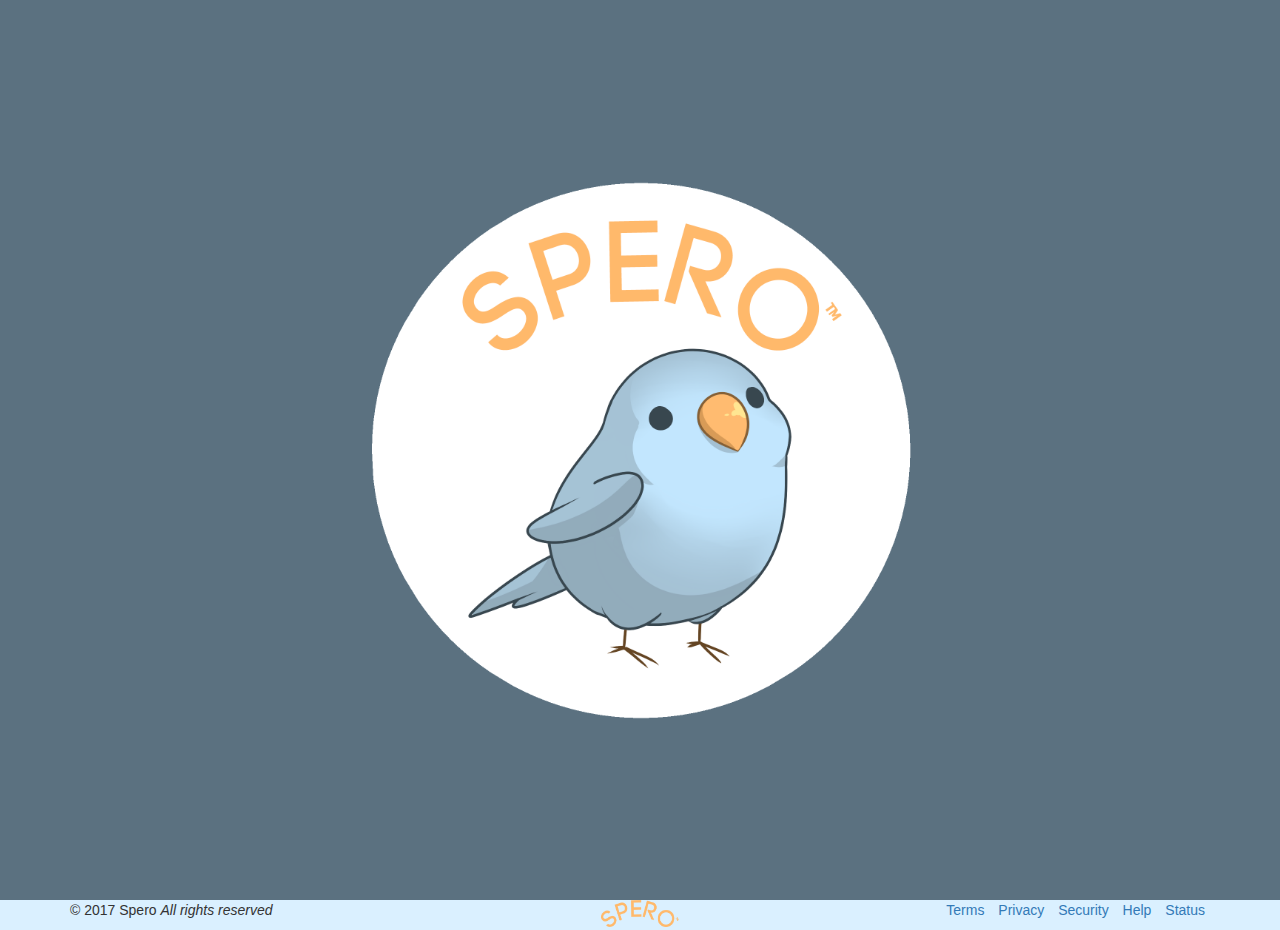
<file: index.html>
<html>
	<head>
		<meta charset="utf-8">
		<meta name="viewport" content="width=device-width, initial-scale=1">
		<script src="js/jquery-3.2.1.min.js"></script>
		<script src="js/bootstrap.min.js"></script>
		<script src="js/w3.js"></script>
		<link rel="stylesheet" href="css/bootstrap.min.css">
		<link rel="stylesheet" href="css/navbar.css">
		<link rel="stylesheet" href="css/styles.css">
		<link rel="stylesheet" href="css/bubble.css">

	</head>
	<body class="pale">	
		<div class="fullscreen">
			<div class="container">
				<div class="row vertical-center">
					<div class="col-xs-6 col-xs-offset-3">
						<img class="logo" src="img/spero.png">
					</div>
				</div>
			</div>
		</div>
		<div class="container">
			<div class="row vertical-center">
				<div class="col-sm-8 col-sm-offset-2 col-xs-8 col-xs-offset-2" align="center">
					<div class="col-sm-12">
						<img class="title" src="img/speroword.png">
					</div>
					<div class="col-sm-4 hidden-xs">
						<img class="login" src="img/bird.png" >
					</div>
					<div class="col-sm-6 col-sm-offset-2 col-xs-12">
						<div class="form-group">
							<input type="text" class="form-control" placeholder="Username">
							<br>
							<input type="password" class="form-control" placeholder="Password">
							<br>
							<button class="btn form-control" onclick="fadeOut(1)">Login</button>
							<br><br><br><br><br><br>
							<a href="#">Sign Up?</a>
						</div>
					</div>
				</div>
			</div>
			<div w3-include-html="include/footer.html" class="row footer"></div>
		</div>
		
	</body>
</html>
<script>
	window.setTimeout(function(){
		$(".fullscreen").fadeOut(2000,function(){ 
		});	
	},2000);

	function fadeOut(x){
		$(".fullscreen").fadeIn(2000,function(){
			window.setTimeout(function(){
				switch(x){
					case 1: window.location = "home.html";break;
				}	
			},500);
		});
	}
</script>
<script> w3.includeHTML(); </script>
</file>
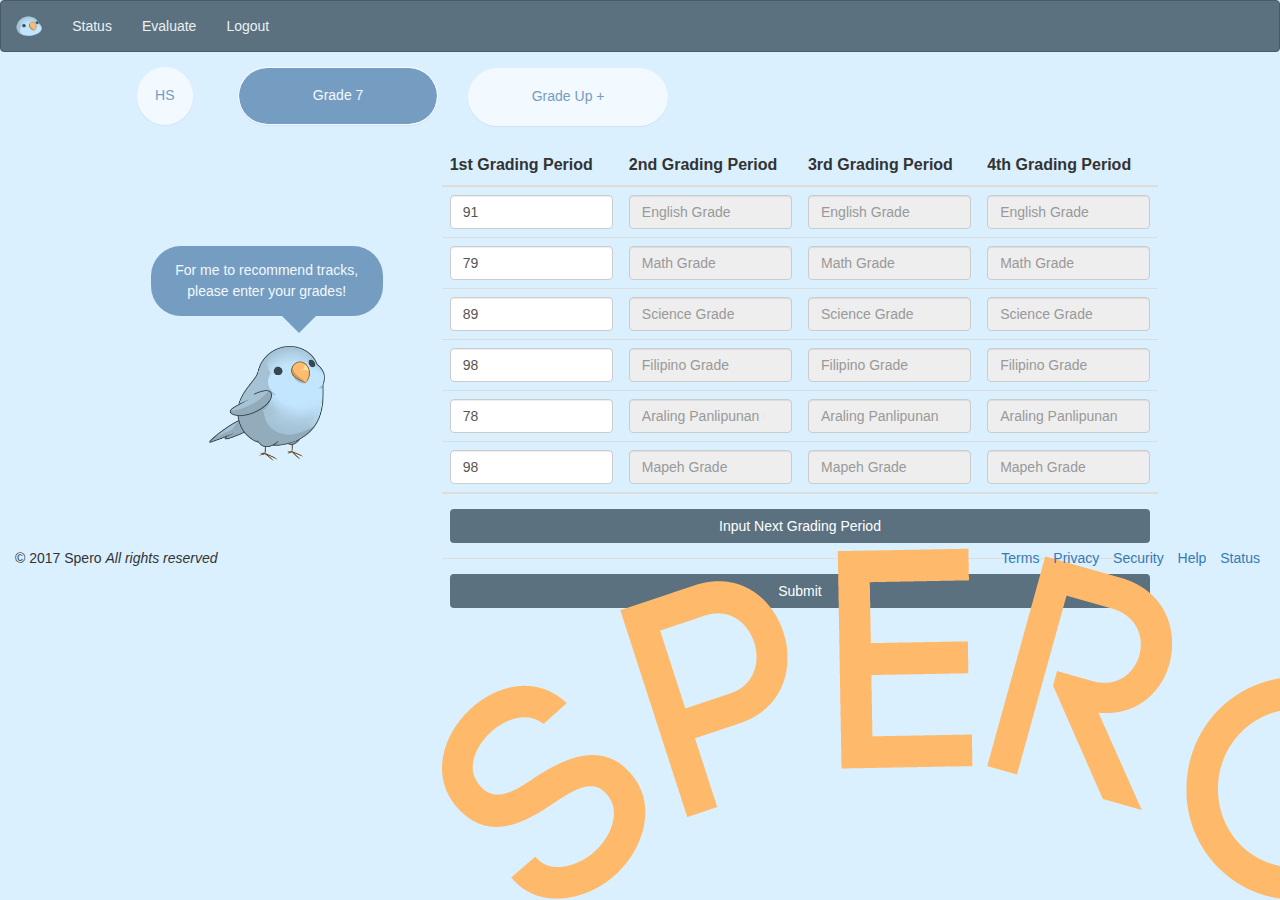
<file: grades.html>
<html>
	<head>
		<meta charset="utf-8">
		<meta name="viewport" content="width=device-width, initial-scale=1">
		<script src="js/jquery-3.2.1.min.js"></script>
		<script src="js/bootstrap.min.js"></script>
		<script src="js/w3.js"></script>
		<script src="js/main.js"></script>
		<script src="js/grades.js"></script>
		<link rel="stylesheet" href="css/bootstrap.min.css">
		<link rel="stylesheet" href="css/navbar.css">
		<link rel="stylesheet" href="css/styles.css">
		<link rel="stylesheet" href="css/bubble.css">
	</head>
	<body class="pale">	
		<header w3-include-html="include/navbar.html"></header>
		<article>
		<div class="container-fluid">
			<div class="row">
				<div class="col-xs-12 col-md-10 col-md-offset-1 text-center">
					<div class="col-xs-12 col-md-1 text-center">
						<div class="panel panelRound gradeLevels" id ="hsLevel">
					 		<div class="panel-heading text-center panelRound">
					 			<h5>
					 				<span class="hidden-xs">HS</span>
					 				<span class="hidden-sm hidden-md hidden-lg">HighSchool</span>
					 			</h5>
					 		</div>
					 	</div>
					 	<div class="panel panelRound gradeLevels" id ="eLevel">
					 		<div class="panel-heading text-center panelRound">
					 			<h5>
					 				<span class="hidden-xs">E</span>
					 				<span class="hidden-sm hidden-md hidden-lg">Elementary</span>
					 			</h5>
					 		</div>
					 	</div>
					</div>
					<div class="col-xs-12 col-md-11 text-center">
						<div class="col-xs-4 col-md-2 text-center eGrade gradeLevel">
							<div class="panel panelRound" id="grade1">
						 		<div class="panel-heading text-center panelRound">
						 			<h5>Grade 1</h5>
						 		</div>
						 	</div>
						</div>
						<div class="col-xs-4 col-md-2 text-center eGrade gradeLevel">
							<div class="panel panelRound" id="grade2">
						 		<div class="panel-heading text-center panelRound">
						 			<h5>Grade 2</h5>
						 		</div>
						 	</div>
						</div>
						<div class="col-xs-4 col-md-2 text-center eGrade gradeLevel">
							<div class="panel panelRound" id="grade3">
						 		<div class="panel-heading text-center panelRound">
						 			<h5>Grade 3</h5>
						 		</div>
						 	</div>
						</div>
						<div class="col-xs-4 col-md-2 text-center eGrade gradeLevel">
							<div class="panel panelRound" id="grade4">
						 		<div class="panel-heading text-center panelRound">
						 			<h5>Grade 4</h5>
						 		</div>
						 	</div>
						</div>
						<div class="col-xs-4 col-md-2 text-center eGrade gradeLevel">
							<div class="panel panelRound" id="grade5">
						 		<div class="panel-heading text-center panelRound">
						 			<h5>Grade 5</h5>
						 		</div>
						 	</div>
						</div>
						<div class="col-xs-4 col-md-2 text-center eGrade gradeLevel">
							<div class="panel panelRound" id="grade6">
						 		<div class="panel-heading text-center panelRound">
						 			<h5>Grade 6</h5>
						 		</div>
						 	</div>
						</div>
						<div class="col-xs-4 col-md-2 text-center eGrade gradeLevel gradeUp">
							<div class="panel panelRound" id="eGradeUp">
						 		<div class="panel-heading text-center panelRound">
						 			<h5>Grade Up +</h5>
						 		</div>
						 	</div>
						</div>
						<div class="col-xs-6 col-md-3 text-center hsGrade gradeLevel">
							<div class="panel panelRound" id="grade7">
						 		<div class="panel-heading text-center panelRound">
						 			<h5>Grade 7</h5>
						 		</div>
						 	</div>
						</div>
						<div class="col-xs-6 col-md-3 text-center hsGrade gradeLevel">
							<div class="panel panelRound" id="grade8">
						 		<div class="panel-heading text-center panelRound">
						 			<h5>Grade 8</h5>
						 		</div>
						 	</div>
						</div>
						<div class="col-xs-6 col-md-3 text-center hsGrade gradeLevel">
							<div class="panel panelRound" id="grade9">
						 		<div class="panel-heading text-center panelRound">
						 			<h5>Grade 9</h5>
						 		</div>
						 	</div>
						</div>
						<div class="col-xs-6 col-md-3 text-center hsGrade gradeLevel">	
							<div class="panel panelRound" id="grade10">
						 		<div class="panel-heading text-center">
						 			<h5>Grade 10</h5>
						 		</div>
						 	</div>
						</div>
						<div class="col-xs-6 col-md-3 text-center hsGrade gradeLevel gradeUp">	
							<div class="panel panelRound" id="hsGradeUp">
						 		<div class="panel-heading text-center">
						 			<h5>Grade Up +</h5>
						 		</div>
						 	</div>
						</div>
					</div>
				</div>
			</div>
			<div class="row">
				<div class="col-xs-12 col-md-3 col-md-offset-1 " align="center">
					<div class="hidden-sm hidden-xs"><br><br><br><br><br></div>
				 	<div class="talk-bubble round tri-right left-top-bot">
						<div class="talktext">
							For me to recommend tracks, please enter your grades!
				 		</div>
				 	</div>
				 	<img class="title marginTop hidden-xs hidden-sm" src="img/bird.png" >
				</div>
				<div class="col-xs-12 col-md-7">
					<table class="table tblGrades">
						<thead>
							<tr>
								<th>1st <span class="hidden-xs">Grading Period</span></th>
								<th>2nd <span class="hidden-xs">Grading Period</span></th>
								<th>3rd <span class="hidden-xs">Grading Period</span></th>
								<th>4th <span class="hidden-xs">Grading Period</span></th>
							</tr>
						</thead>
						<tbody id="tblBody">
							<tr>
								<td>
									<input type="number" placeholder="English Grade" class="form-control">
								</td>
								<td>
									<input type="number" placeholder="English Grade" class="form-control">
								</td>
								<td>
									<input type="number" placeholder="English Grade" class="form-control">
								</td>
								<td>
									<input type="number" placeholder="English Grade" class="form-control">
								</td>
							</tr>
							<tr>
								<td>
									<input type="number" placeholder="Math Grade" class="form-control">
								</td>
								<td>
									<input type="number" placeholder="Math Grade" class="form-control">
								</td>
								<td>
									<input type="number" placeholder="Math Grade" class="form-control">
								</td>
								<td>
									<input type="number" placeholder="Math Grade" class="form-control">
								</td>
							</tr>
							<tr>
								<td>
									<input type="number" placeholder="Science Grade" class="form-control">
								</td>
								<td>
									<input type="number" placeholder="Science Grade" class="form-control">
								</td>
								<td>
									<input type="number" placeholder="Science Grade" class="form-control">
								</td>
								<td>
									<input type="number" placeholder="Science Grade" class="form-control">
								</td>
							</tr>
							<tr>
								<td>
									<input type="number" placeholder="Filipino Grade" class="form-control">
								</td>
								<td>
									<input type="number" placeholder="Filipino Grade" class="form-control">
								</td>
								<td>
									<input type="number" placeholder="Filipino Grade" class="form-control">
								</td>
								<td>
									<input type="number" placeholder="Filipino Grade" class="form-control">
								</td>
							</tr>
							<tr>
								<td>
									<input type="number" placeholder="Araling Panlipunan Grade" class="form-control">
								</td>
								<td>
									<input type="number" placeholder="Araling Panlipunan Grade" class="form-control">
								</td>
								<td>
									<input type="number" placeholder="Araling Panlipunan Grade" class="form-control">
								</td>
								<td>
									<input type="number" placeholder="Araling Panlipunan Grade" class="form-control">
								</td>
							</tr>
							<tr>
								<td>
									<input type="number" placeholder="Mapeh Grade" class="form-control">
								</td>
								<td>
									<input type="number" placeholder="Mapeh Grade" class="form-control">
								</td>
								<td>
									<input type="number" placeholder="Mapeh Grade" class="form-control">
								</td>
								<td>
									<input type="number" placeholder="Mapeh Grade" class="form-control">
								</td>
							</tr>
						</tbody>
							<tr>
								<td colspan="4">
									<button class="btn" onclick="confirmGreyOut()" type="button">Input Next Grading Period</span></button>
								</td>
							</tr>
							<tr>
								<td colspan="4">
									<a href="questions.html"><button class="btn" type="button">Submit</span></button></a>
								</td>
							</tr>
					</table>
						<!-- <input type="number" placeholder="English Grade" class="form-control"> -->
					
				</div>
			</div>
			<div class="row">
				
			</div>
		</div>
		</article>
		<footer w3-include-html="include/footer.html"></footer>
	</body>
</html>

<!-- 
English
Math
Science
Reed
Filipino
MAPeH
Aral Pan
Computer -->
</file>
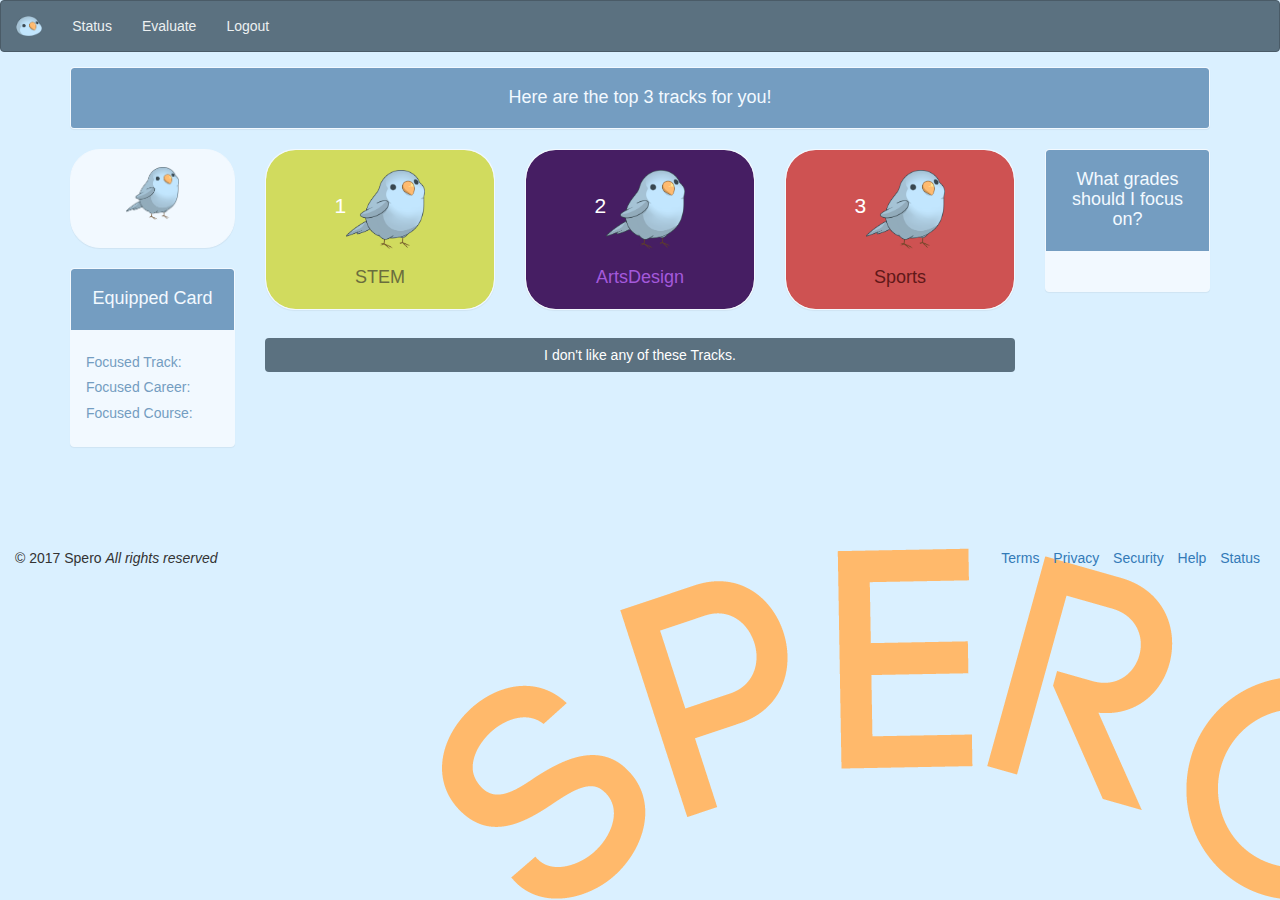
<file: home.html>
<html>
	<head>
		<meta charset="utf-8">
		<meta name="viewport" content="width=device-width, initial-scale=1">
		<script src="js/jquery-3.2.1.min.js"></script>
		<script src="js/bootstrap.min.js"></script>
		<script src="js/w3.js"></script>
		<script src="js/main.js"></script>
		<script src="js/home.js"></script>
		<link rel="stylesheet" href="css/bootstrap.min.css">
		<link rel="stylesheet" href="css/navbar.css">
		<link rel="stylesheet" href="css/styles.css">
		<link rel="stylesheet" href="css/bubble.css">
	</head>
	<body class="pale">	
		<header w3-include-html="include/navbar.html"></header>
		<article>
		<div class="container">
			<div class="row hidden-xs">
				<div class="col-sm-12 text-center ">
					<div class="panel">
				 		<div class="panel-heading text-center panel-heading-color">
				 			<h4>Here are the top 3 tracks for you!</h4>
				 		</div>
				 	</div>
				</div>
			</div>
			<div class="row">
				<div class="col-xs-12 col-sm-2">
					<div class="panel panelRound" id="panelFocus">
				 		<div class="panel-heading text-center">
				 			<img class="titleEquipped margins" src="img/bird.png" ><br>
				 			<h4 class="focusTrack">Sports</h4>
				 		</div>
				 	</div>
					<div class="panel">
				 		<div class="panel-heading text-center panel-heading-color">
				 			<h4>Equipped Card</h4>
				 		</div>
				 		<div class="panel-body">
				 			<h5>Focused Track: <span class="focus focusTrack"></span></h5>
				 			<h5>Focused Career: <span class="focus" id="focusCareer"></span></h5>
				 			<h5>Focused Course: <span class="focus" id="focusCourse"></span></h5>
				 		</div>
				 	</div>
				</div>
				<div class="row hidden-sm hidden-md hidden-lg">
					<div class="col-sm-12 text-center ">
						<div class="panel">
					 		<div class="panel-heading text-center panel-heading-color">
					 			<h4>Here are the top 3 tracks for you!</h4>
					 		</div>
					 	</div>
					</div>
				</div>
				<div class="col-xs-12 col-sm-8">
					<div class="row">
						<div class="col-xs-4 col-sm-4">
						 	<div class="panel panelRound panelTrack ">
						 		<div class="panel-heading text-center">
						 			<span class="rank">1</span><img class="title margins" src="img/bird.png" ><br>
						 			<h4></h4>
						 		</div>
						 	</div>
						</div>
						<div class="col-xs-4 col-sm-4">
						 	<div class="panel panelRound panelTrack">
						 		<div class="panel-heading text-center">
						 			<span class="rank">2</span><img class="title margins" src="img/bird.png" ><br>
						 			<h4 ></h4>
						 		</div>
						 	</div>
						</div>
						<div class="col-xs-4 col-sm-4">
						 	<div class="panel panelRound panelTrack">
						 		<div class="panel-heading text-center">
						 			<span class="rank">3</span><img class="title margins" src="img/bird.png" ><br>
						 			<h4></h4>
						 		</div>
						 	</div>
						</div>
						<div class="col-xs-4 col-sm-4 otherTracks">
						 	<div class="panel panelRound panelTrack ">
						 		<div class="panel-heading text-center">
						 			<span class="rank">4</span><img class="title margins" src="img/bird.png" ><br>
						 			<h4></h4>
						 		</div>
						 	</div>
						</div>
						<div class="col-xs-4 col-sm-4 otherTracks">
						 	<div class="panel panelRound panelTrack">
						 		<div class="panel-heading text-center">
						 			<span class="rank">5</span><img class="title margins" src="img/bird.png" ><br>
						 			<h4 ></h4>
						 		</div>
						 	</div>
						</div>
						<div class="col-xs-4 col-sm-4 otherTracks">
						 	<div class="panel panelRound panelTrack">
						 		<div class="panel-heading text-center">
						 			<span class="rank">6</span><img class="title margins" src="img/bird.png" ><br>
						 			<h4></h4>
						 		</div>
						 	</div>
						</div>
					</div>
					<div id="careerscourses">
						<div class="row" id="careersrow">
							<div class="col-xs-4 col-sm-4">
							 	<div class="panel panelRound panelCareers">
							 		<div class="panel-heading text-center">
							 			<span class="rank">1</span><img class="titlesub margins" src="img/bird.png" ><br>
							 			<h5></h5>
							 		</div>
							 	</div>
							</div>
							<div class="col-xs-4 col-sm-4">
							 	<div class="panel panelRound panelCareers">
							 		<div class="panel-heading text-center">
							 			<span class="rank">2</span><img class="titlesub margins" src="img/bird.png" ><br>
							 			<h5></h5>
							 		</div>
							 	</div>
							</div>
							<div class="col-xs-4 col-sm-4">
							 	<div class="panel panelRound panelCareers">
							 		<div class="panel-heading text-center">
							 			<span class="rank">3</span><img class="titlesub margins" src="img/bird.png" ><br>
							 			<h5></h5>
							 		</div>
							 	</div>
							</div>
						</div>
						<div id="delayrow">
							<div class="row" id="coursesrow">	
								<div class="col-xs-4 col-sm-4">
								 	<div class="panel panelRound panelCourses">
								 		<div class="panel-heading">
								 			<h6></h6>
									 		<span class="desc"></span>
								 		</div>
								 	</div>
								</div>
								<div class="col-xs-4 col-sm-4">
								 	<div class="panel panelRound panelCourses">
								 		<div class="panel-heading">
								 			<h6></h6>
									 		<span class="desc"></span>
								 		</div>
								 	</div>
								</div>
								<div class="col-xs-4 col-sm-4">
								 	<div class="panel panelRound panelCourses">
								 		<div class="panel-heading">
								 			<h6></h6>
									 		<span class="desc"></span>
								 		</div>
								 	</div>
								</div>
							</div>
						</div>
					</div>
					<div class="row">
						<div class="col-xs-12 col-sm-12" id="dontLikeTrack">
							<button class="btn" onclick="showOtherTracks()">I don't like any of these <span id="dontLike">Tracks</span>.</button>
						</div>
					</div>
				</div>
				<div class="col-xs-12 col-sm-2">
					<div class="panel">
				 		<div class="panel-heading text-center panel-heading-color">
				 			<h4>What grades should I focus on?</h4>
				 		</div>
				 		<div class="panel-body ">
				 			<h5><span class="focus gradesFocus"></span></h5>
				 			<h5><span class="focus gradesFocus"></span></h5>
				 		</div>
				 	</div>
				</div>
			</div>
		</div>
		</article>
		<footer w3-include-html="include/footer.html"></footer>


		<!-- Modal -->
		<div id="myModal" class="modal fade" role="dialog">
			<div class="modal-dialog">

		    <!-- Modal content-->
		    	<div class="modal-content">
		      		<div class="modal-header panel-heading-color">
		        		<button type="button" class="close" data-dismiss="modal">&times;</button>
		        		<h4 class="modal-title">Set Focus </h4>
		      		</div>
		      		<div class="modal-body">
	      				<div class="row">
	      					<div class="col-sm-6 text-center">
	      						<img class="titleEquipped" src="img/bird.png">
	      					</div>
	      					<div class="col-sm-6">
	      						<p>Are you sure you want to set your focus to <span class="focus" id="setCourse"></span> under the career <span class="focus" id="setCareer"></span>? <br><br>This will set your track to <span class="focus" id="setTrack"></span>.</p>
	      					</div>
	      				</div>
		      		</div>
		      		<div class="modal-footer">
		      			<div class="row">
		      				<div class="col-xs-6 col-sm-4">
		      					<button type="button" class="btn" data-dismiss="modal" onclick="setFocusModal()">Yes!</button>
		      				</div>
		      				<div class="col-xs-6 col-sm-4 col-sm-offset-4">
		      					<button type="button" class="btn" data-dismiss="modal">No</button>
		      				</div>
		      			</div>
		      		</div>
		    	</div>

		  	</div>
		</div>

	</body>
</html>
</file>
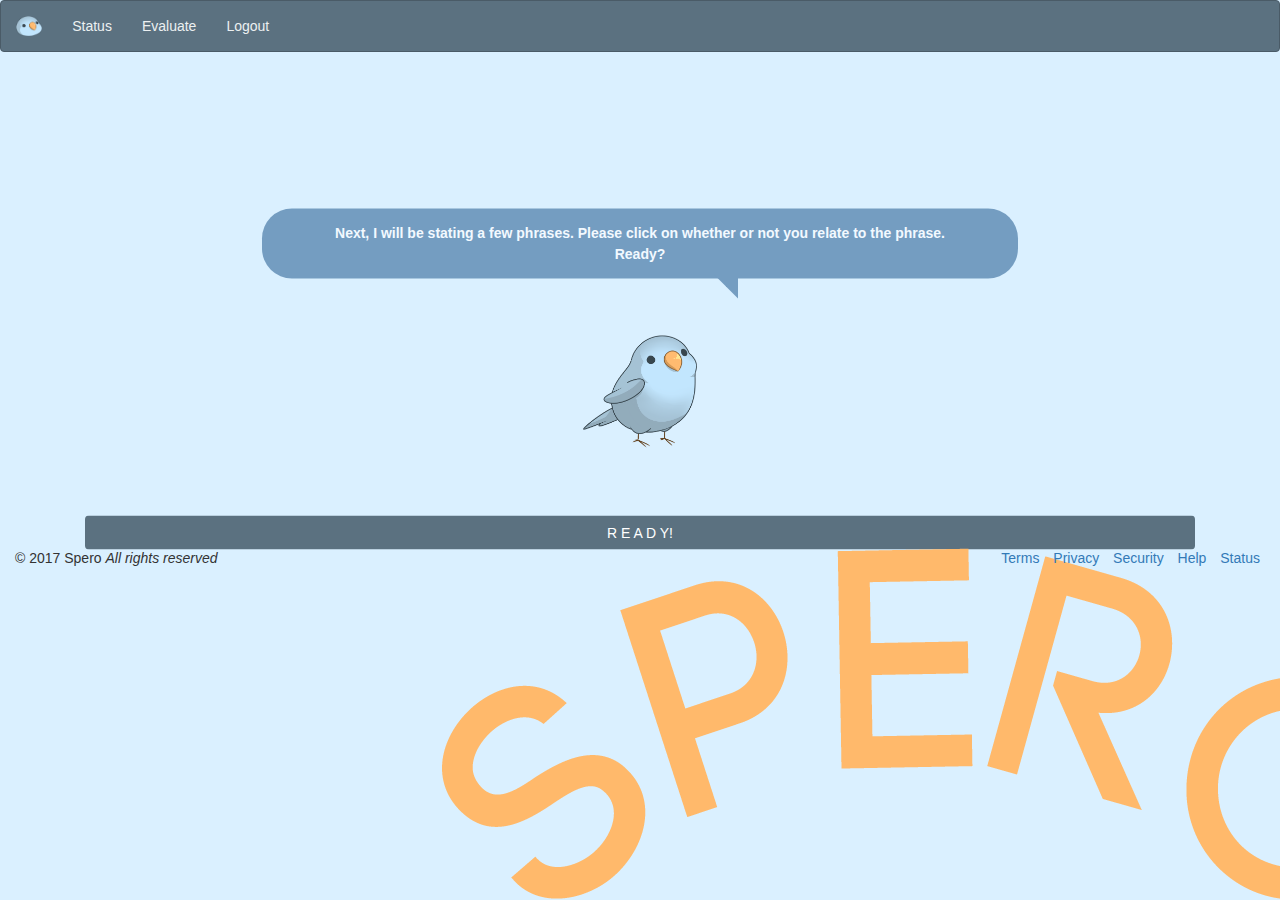
<file: questions.html>
<html>
	<head>
		<meta charset="utf-8">
		<meta name="viewport" content="width=device-width, initial-scale=1">
		<script src="js/jquery-3.2.1.min.js"></script>
		<script src="js/bootstrap.min.js"></script>
		<script src="js/w3.js"></script>
		<script src="js/main.js"></script>
		<script src="js/questions.js"></script>
		<link rel="stylesheet" href="css/bootstrap.min.css">
		<link rel="stylesheet" href="css/navbar.css">
		<link rel="stylesheet" href="css/styles.css">
		<link rel="stylesheet" href="css/bubble.css">
	</head>
	<body class="pale">	
		<header w3-include-html="include/navbar.html"></header>
		<article>
		<div class="container centerscreen">
			<div class="row">
				<div class="col-xs-12 col-sm-10 col-sm-offset-1" align="center">
					<div class="talk-bubble round tri-right btm-in">
						<div class="talktext">
							<b>Next, I will be stating a few phrases. Please click on whether or not you relate to the phrase. <br>Ready?</b>
				 		</div>
				 	</div>
				</div>
			</div>
			<div class="margins hidden-sm hidden-md hidden-lg">
			</div>
			<div class="row">
				<div class="col-xs-12 col-sm-12 text-center hidden-xs">
				 	<img class="spero margins" src="img/bird.png" >
				</div>
			</div>
			<div class="row">
				<div class="col-xs-12 col-sm-12 buttons">
					<div class="col-xs-12 col-sm-12">
						<button class="btn" onclick="getQuestions()">R E A D Y!</button>
					</div>
				</div>
			</div>
		</div>
		</article>
		<footer w3-include-html="include/footer.html"></footer>
	</body>
</html>
</file>
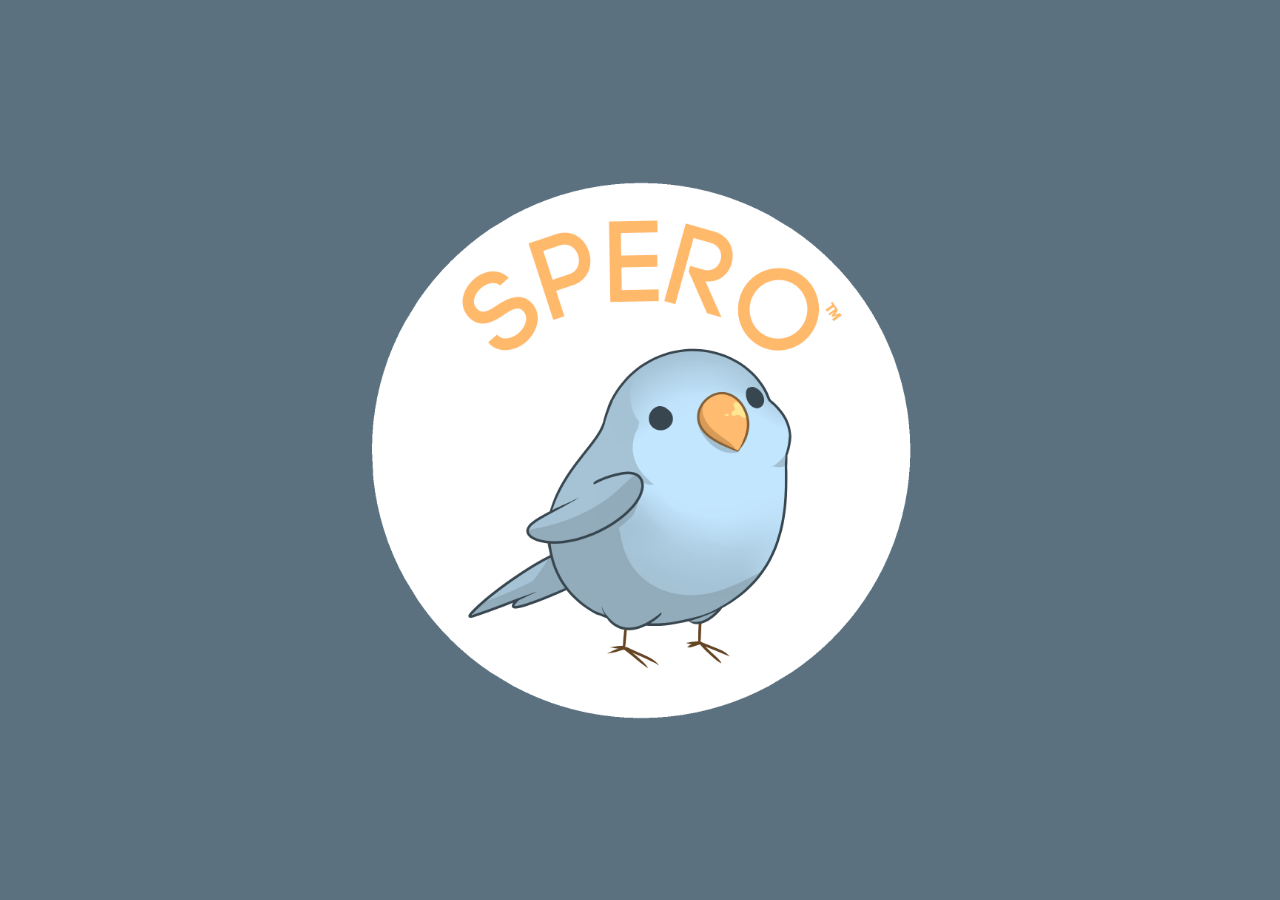
<file: register.html>
<html>
	<head>
		<meta charset="utf-8">
		<meta name="viewport" content="width=device-width, initial-scale=1">
		<script src="js/jquery-3.2.1.min.js"></script>
		<script src="js/bootstrap.min.js"></script>
		<script src="js/w3.js"></script>
		<script src="js/main.js"></script>
		<script src="js/register.js"></script>
		<link rel="stylesheet" href="css/bootstrap.min.css">
		<link rel="stylesheet" href="css/navbar.css">
		<link rel="stylesheet" href="css/styles.css">
		<link rel="stylesheet" href="css/bubble.css">

	</head>
	<body class="pale">	
		<div class="fullscreen">
			<div class="container">
				<div class="row vertical-center">
					<div class="col-xs-6 col-xs-offset-3">
						<img class="logo" src="img/spero.png">
					</div>
				</div>
			</div>
		</div>
		<div class="container">
			<div class="row vertical-center">
				<div class="col-sm-8 col-sm-offset-2 col-xs-8 col-xs-offset-2" align="center">		
					<div class="col-sm-4 hidden-xs ">
						<br>
						<img class="login" src="img/bird.png" >
					</div>
					<div class="col-sm-6 col-sm-offset-2 col-xs-12">
						<div class="form-group">
							<input type="text" class="form-control" placeholder="Username">
							<br>
							<input type="password" class="form-control" placeholder="Password">
							<br>
							<input type="number" class="form-control" placeholder="Grade">
							<br>
							<input type="text" class="form-control" placeholder="Email">
							<br>
							<button class="btn form-control" onclick="fadeOut(3)">Sign Up</button>
						</div>
					</div>
				</div>
			</div>
		
		
		
	</body>
</html>
</file>
<file: css/navbar.css>
.navbar-default {
  background-color: #5b7180;
  border-color: #4a5b67;
}
.navbar-default .navbar-brand {
  color: #ecf0f1;
}
.navbar-default .navbar-brand:hover,
.navbar-default .navbar-brand:focus {
  color: #b5e0ff;
}
.navbar-default .navbar-text {
  color: #ecf0f1;
}
.navbar-default .navbar-nav > li > a {
  color: #ecf0f1;
}
.navbar-default .navbar-nav > li > a:hover,
.navbar-default .navbar-nav > li > a:focus {
  color: #b5e0ff;
}
.navbar-default .navbar-nav > li > .dropdown-menu {
  background-color: #5b7180;
}
.navbar-default .navbar-nav > li > .dropdown-menu > li > a {
  color: #ecf0f1;
}
.navbar-default .navbar-nav > li > .dropdown-menu > li > a:hover,
.navbar-default .navbar-nav > li > .dropdown-menu > li > a:focus {
  color: #b5e0ff;
  background-color: #4a5b67;
}
.navbar-default .navbar-nav > li > .dropdown-menu > li.divider {
  background-color: #4a5b67;
}
.navbar-default .navbar-nav .open .dropdown-menu > .active > a,
.navbar-default .navbar-nav .open .dropdown-menu > .active > a:hover,
.navbar-default .navbar-nav .open .dropdown-menu > .active > a:focus {
  color: #b5e0ff;
  background-color: #4a5b67;
}
.navbar-default .navbar-nav > .active > a,
.navbar-default .navbar-nav > .active > a:hover,
.navbar-default .navbar-nav > .active > a:focus {
  color: #b5e0ff;
  background-color: #4a5b67;
}
.navbar-default .navbar-nav > .open > a,
.navbar-default .navbar-nav > .open > a:hover,
.navbar-default .navbar-nav > .open > a:focus {
  color: #b5e0ff;
  background-color: #4a5b67;
}
.navbar-default .navbar-toggle {
  border-color: #4a5b67;
}
.navbar-default .navbar-toggle:hover,
.navbar-default .navbar-toggle:focus {
  background-color: #4a5b67;
}
.navbar-default .navbar-toggle .icon-bar {
  background-color: #ecf0f1;
}
.navbar-default .navbar-collapse,
.navbar-default .navbar-form {
  border-color: #ecf0f1;
}
.navbar-default .navbar-link {
  color: #ecf0f1;
}
.navbar-default .navbar-link:hover {
  color: #b5e0ff;
}

@media (max-width: 767px) {
  .navbar-default .navbar-nav .open .dropdown-menu > li > a {
    color: #ecf0f1;
  }
  .navbar-default .navbar-nav .open .dropdown-menu > li > a:hover,
  .navbar-default .navbar-nav .open .dropdown-menu > li > a:focus {
    color: #b5e0ff;
  }
  .navbar-default .navbar-nav .open .dropdown-menu > .active > a,
  .navbar-default .navbar-nav .open .dropdown-menu > .active > a:hover,
  .navbar-default .navbar-nav .open .dropdown-menu > .active > a:focus {
    color: #b5e0ff;
    background-color: #4a5b67;
  }
}
</file>
<file: css/styles.css>
body.blue{
	background-color: #5B7180;
}
body.yellow{
	background-color: #FFD4B5;
}
body.pale{
	background-color: #DAF0FF;
}
img.logo{
	width: 100%;
}
img.transitionimg{
	width: 100%;
}
img.title{
	width: 40%;
}
img.spero{
	width: 10%;
}
img.login{
	width: 100%;
}
img.title{
	width: 40%;
}
img.titlesub{
	width: 30%;
}
img.img-header{
	height: 100%;
}
img.img-footer{
	height: 3%;
}
.vertical-center {
	min-height: 100%;
	min-height: 100vh;
	display: flex;
	align-items: center;
}
.btn{
	color: white;
	background-color: #5B7180;
	width: 100%;
	margin-top: 1%;
	margin-bottom: 1%;
}
a:link, a:visited, a:hover{
	color: #5B7180;
}
a:active{
	color: #5B7180;
}
.navbar{
	height: auto !important;
}
textarea {
   resize: none;
}
.input-group-addon{
	background-color: #5B7180;
	color: white;
}
.progress-bar{
	background-color: #70A6FF;
}
div.fullscreen{
	background-color: #5B7180;
	position:absolute;
	top:0%;
	bottom:0%;
	left:0%;
	right:0%;
	z-index:100;
}
div.panel{
	background-color: #f2f9ff;
	border-color: #f2f9ff;
	color: #749dc1;
	overflow: hidden;
}
div.panelRound{
	border-radius: 30px;
	-webkit-border-radius: 30px;
	-moz-border-radius: 30px;
}
div.panel-heading-color{
	background-color: #749dc1;
	color: #f2f9ff;
}

footer{
	float: left;
	position: absolute;
	width: 100%;
	bottom: 0;
}
header{
	float: left; /* if you want a layout with floated descendants... */
	position: absolute;
	width: 100%;
	top: 0;
	z-index: 1000;
}
article{
	float: left;
	position: absolute;
	width: 100%;                
	top: 4.75em;
	bottom: 2.75em;
	overflow: auto;
}
div.centerscreen{
	position: relative;
	top: 40%;
	transform: translateY(-50%);
}
div.panelfooter{
	background-color: #bccbd6;
	color: white;
}
@media (min-width: 540px) {
	div.margins{
		margin-top: 5%;
	}
	img.margins{
		margin-top: 5%;
		margin-bottom: 5%;
	}
	img.titleEquipped{
		width: 40%;
	}
}
@media (max-width: 540px) {
	img.margins{
		margin-top: 20%;
		margin-bottom: 20%;
	}
	div.margins{
		margin-top: 5%;
	}
	img.spero{
		width: 35%;
	}	
	img.title{
		width: 100%;
		margin-bottom: 10%;
	}
	img.titleEquipped{
		height: 25%;
		width: auto;
	}
}
div.stemClass{
	background-color: #d1db5e;
	color: #6a6d3d;
	border-radius: 30px;
	-webkit-border-radius: 30px;
	-moz-border-radius: 30px;
}
div.abmClass{
	background-color: #58ce70;
	color: #1c5b29;
	border-radius: 30px;
	-webkit-border-radius: 30px;
	-moz-border-radius: 30px;
}
div.humssClass{
	background-color: #5c90d1;
	color: #213f66;
	border-radius: 30px;
	-webkit-border-radius: 30px;
	-moz-border-radius: 30px;
}
div.gasClass{
	background-color: #e5e5e5;
	color: #8e8e8e;
	border-radius: 30px;
	-webkit-border-radius: 30px;
	-moz-border-radius: 30px;
}
div.artsdesignClass{
	background-color: #461e63;
	color: #a459db;
	border-radius: 30px;
	-webkit-border-radius: 30px;
	-moz-border-radius: 30px;
}
div.sportsClass{
	background-color: #ce5252;
	color: #601818;
	border-radius: 30px;
	-webkit-border-radius: 30px;
	-moz-border-radius: 30px;
}

.marginTop{
	margin-top: 30px;
}

div.glow{
	border: 3px solid #ffff30;
}

/*---home css---*/
.mydiv{
	position: relative;
	top: 40%;
	transform: translateY(-50%);
}
span.desc{
	font-size: 0.9em;
}
.focus{
	color:black;
}
.rank{
	color:white;
	font-size: 1.5em;
}
/*-----------------*/

/*---grades css---*/
.tab{
	background-color: lightblue;
	color:white;
}
/*-----------------*/
</file>
<file: css/bubble.css>
/* General CSS Setup */
body{
  background-color: lightblue;
  font-family: "Ubuntu-Italic", "Lucida Sans", helvetica, sans;
}



/* CSS talk bubble */
.talk-bubble {
	width: 80%;
	height: auto;
	background-color: #749dc1;
	color: #f2f9ff;
	border-radius: 30px;
	-webkit-border-radius: 30px;
	-moz-border-radius: 30px;
}

/* Right triangle placed top left flush. */
.tri-right.border.left-top:before {
	content: ' ';
	position: absolute;
	width: 0;
	height: 0;
  left: -40px;
	right: auto;
  top: -8px;
	bottom: auto;
	border: 32px solid;
	border-color: #666 transparent transparent transparent;
}
.tri-right.left-top:after{
	content: ' ';
	position: absolute;
	width: 0;
	height: 0;
  left: -20px;
	right: auto;
  top: 0px;
	bottom: auto;
	border: 22px solid;
	border-color: lightyellow transparent transparent transparent;
}

/* Right triangle, left side slightly down */
.tri-right.border.left-in:before {
	content: ' ';
	position: absolute;
	width: 0;
	height: 0;
  left: -40px;
	right: auto;
  top: 30px;
	bottom: auto;
	border: 20px solid;
	border-color: #666 #666 transparent transparent;
}
.tri-right.left-in:after{
	content: ' ';
	position: absolute;
	width: 0;
	height: 0;
  left: -20px;
	right: auto;
  top: 38px;
	bottom: auto;
	border: 12px solid;
	border-color: lightyellow lightyellow transparent transparent;
}

/*Right triangle, placed bottom left side slightly in*/
.tri-right.border.btm-left:before {
	content: ' ';
	position: absolute;
	width: 0;
	height: 0;
	left: -8px;
  right: auto;
  top: auto;
	bottom: -40px;
	border: 32px solid;
	border-color: transparent transparent transparent #666;
}
.tri-right.btm-left:after{
	content: ' ';
	position: absolute;
	width: 0;
	height: 0;
	left: 0px;
  right: auto;
  top: auto;
	bottom: -20px;
	border: 22px solid;
	border-color: transparent transparent transparent lightyellow;
}

/*Right triangle, placed bottom left side slightly in*/
.tri-right.border.btm-left-in:before {
	content: ' ';
	position: absolute;
	width: 0;
	height: 0;
	left: 30px;
  right: auto;
  top: auto;
	bottom: -40px;
	border: 20px solid;
	border-color: #666 transparent transparent #666;
}
.tri-right.btm-left-in:after{
	content: ' ';
	position: absolute;
	width: 0;
	height: 0;
	left: 38px;
  right: auto;
  top: auto;
	bottom: -20px;
	border: 12px solid;
	border-color: lightyellow transparent transparent lightyellow;
}

/*Right triangle, placed bottom right side slightly in*/
.tri-right.border.btm-right-in:before {
	content: ' ';
	position: absolute;
	width: 0;
	height: 0;
  left: auto;
	right: 30px;
	bottom: -40px;
	border: 20px solid;
	border-color: #666 #666 transparent transparent;
}
.tri-right.btm-right-in:after{
	content: ' ';
	position: absolute;
	width: 0;
	height: 0;
  left: auto;
	right: 38px;
	bottom: -20px;
	border: 12px solid;
	border-color: lightyellow lightyellow transparent transparent;
}
/*
	left: -8px;
  right: auto;
  top: auto;
	bottom: -40px;
	border: 32px solid;
	border-color: transparent transparent transparent #666;
	left: 0px;
  right: auto;
  top: auto;
	bottom: -20px;
	border: 22px solid;
	border-color: transparent transparent transparent lightyellow;

/*Right triangle, placed bottom right side slightly in*/
.tri-right.border.btm-right:before {
	content: ' ';
	position: absolute;
	width: 0;
	height: 0;
  left: auto;
	right: -8px;
	bottom: -40px;
	border: 20px solid;
	border-color: #666 #666 transparent transparent;
}
.tri-right.btm-right:after{
	content: ' ';
	position: absolute;
	width: 0;
	height: 0;
  left: auto;
	right: 0px;
	bottom: -20px;
	border: 12px solid;
	border-color: lightyellow lightyellow transparent transparent;
}

/* Right triangle, right side slightly down*/
.tri-right.border.right-in:before {
	content: ' ';
	position: absolute;
	width: 0;
	height: 0;
  left: auto;
	right: -40px;
  top: 30px;
	bottom: auto;
	border: 20px solid;
	border-color: #666 transparent transparent #666;
}
.tri-right.right-in:after{
	content: ' ';
	position: absolute;
	width: 0;
	height: 0;
  left: auto;
	right: -20px;
  top: 38px;
	bottom: auto;
	border: 12px solid;
	border-color: lightyellow transparent transparent lightyellow;
}

/* Right triangle placed top right flush. */
.tri-right.border.right-top:before {
	content: ' ';
	position: absolute;
	width: 0;
	height: 0;
  left: auto;
	right: -40px;
  top: -8px;
	bottom: auto;
	border: 32px solid;
	border-color: #666 transparent transparent transparent;
}
.tri-right.right-top:after{
	content: ' ';
	position: absolute;
	width: 0;
	height: 0;
  left: auto;
	right: -20px;
  top: 0px;
	bottom: auto;
	border: 20px solid;
	border-color: lightyellow transparent transparent transparent;
}

/* talk bubble contents */
.talktext{
  padding: 1em;
  line-height: 1.5em;
}
.talktext p{
  /* remove webkit p margins */
  -webkit-margin-before: 0em;
  -webkit-margin-after: 0em;
}



/* Right triangle placed top left flush. */
@media (max-width: 992px) {
	.tri-right.left-top-bot:before {
		visibility: "hidden";
	}
	.tri-right.left-top-bot:after{
		visibility: "hidden";	
	}
	.tri-right.border.btm-in:before {
		visibility: "hidden";
	}
	.tri-right.btm-in:after{
		visibility: "hidden";
	}
}
@media (min-width: 992px) {
	.tri-right.left-top-bot:before {
		content: ' ';
		position: absolute;
		width: 0;
		height: 0;
	  	left: auto;
		right: auto;
	  	top: 155px;
		bottom: auto;
		border: 32px solid;
		border-color: #749dc1 transparent transparent transparent;
	}
	.tri-right.left-top-bot:after{
		
		border-color: #749dc1 transparent transparent transparent;
	}
	/*Right triangle, placed bottom center in*/
	.tri-right.border.btm-in:before {
		content: ' ';
		position: absolute;
		width: 0;
		height: 0;
	  left: auto;
		right: 40%;
		bottom: -60px;
		border: 20px solid;
		border-color: #749dc1 #749dc1 transparent transparent;
	}
	.tri-right.btm-in:after{
		content: ' ';
		position: absolute;
		width: 0;
		height: 0;
	  left: auto;
		right: 40%;
		bottom: -20px;
		border: 12px solid;
		border-color: #749dc1 #749dc1 transparent transparent;
	}
}
</file>
